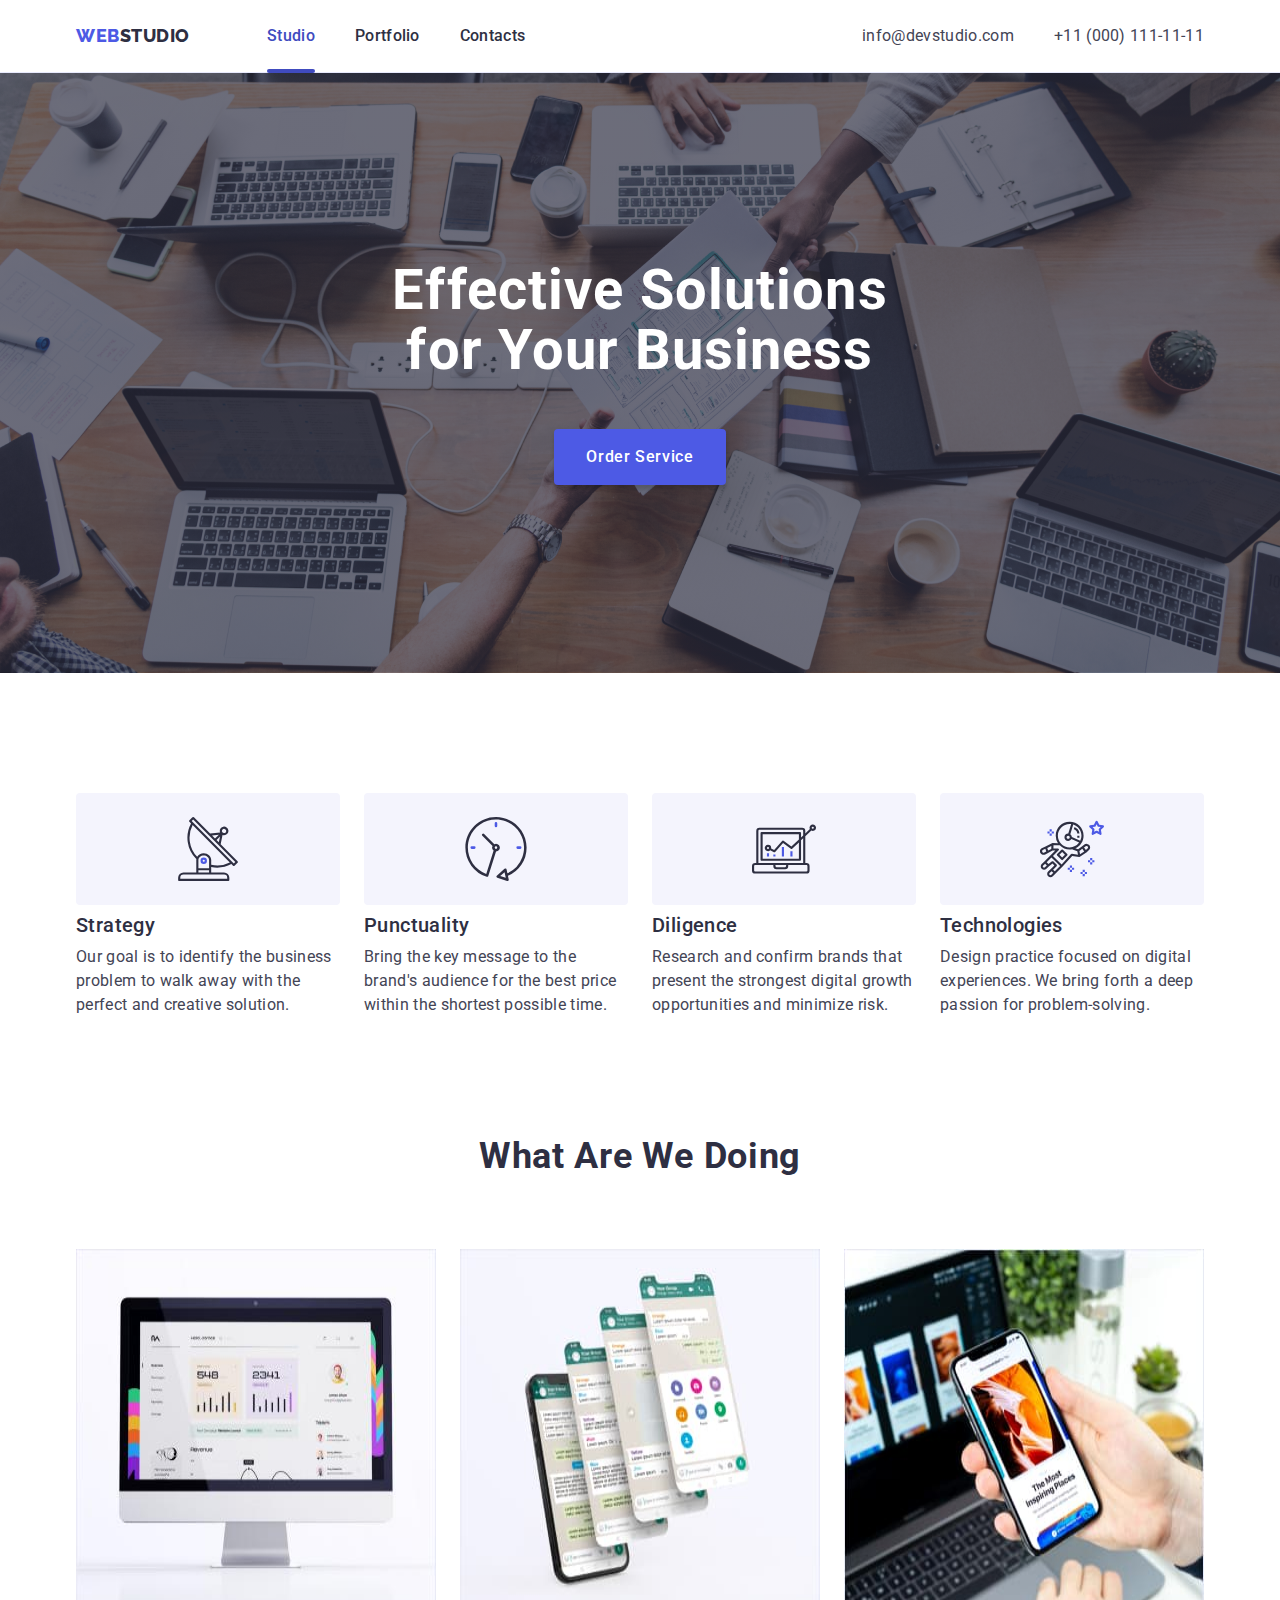
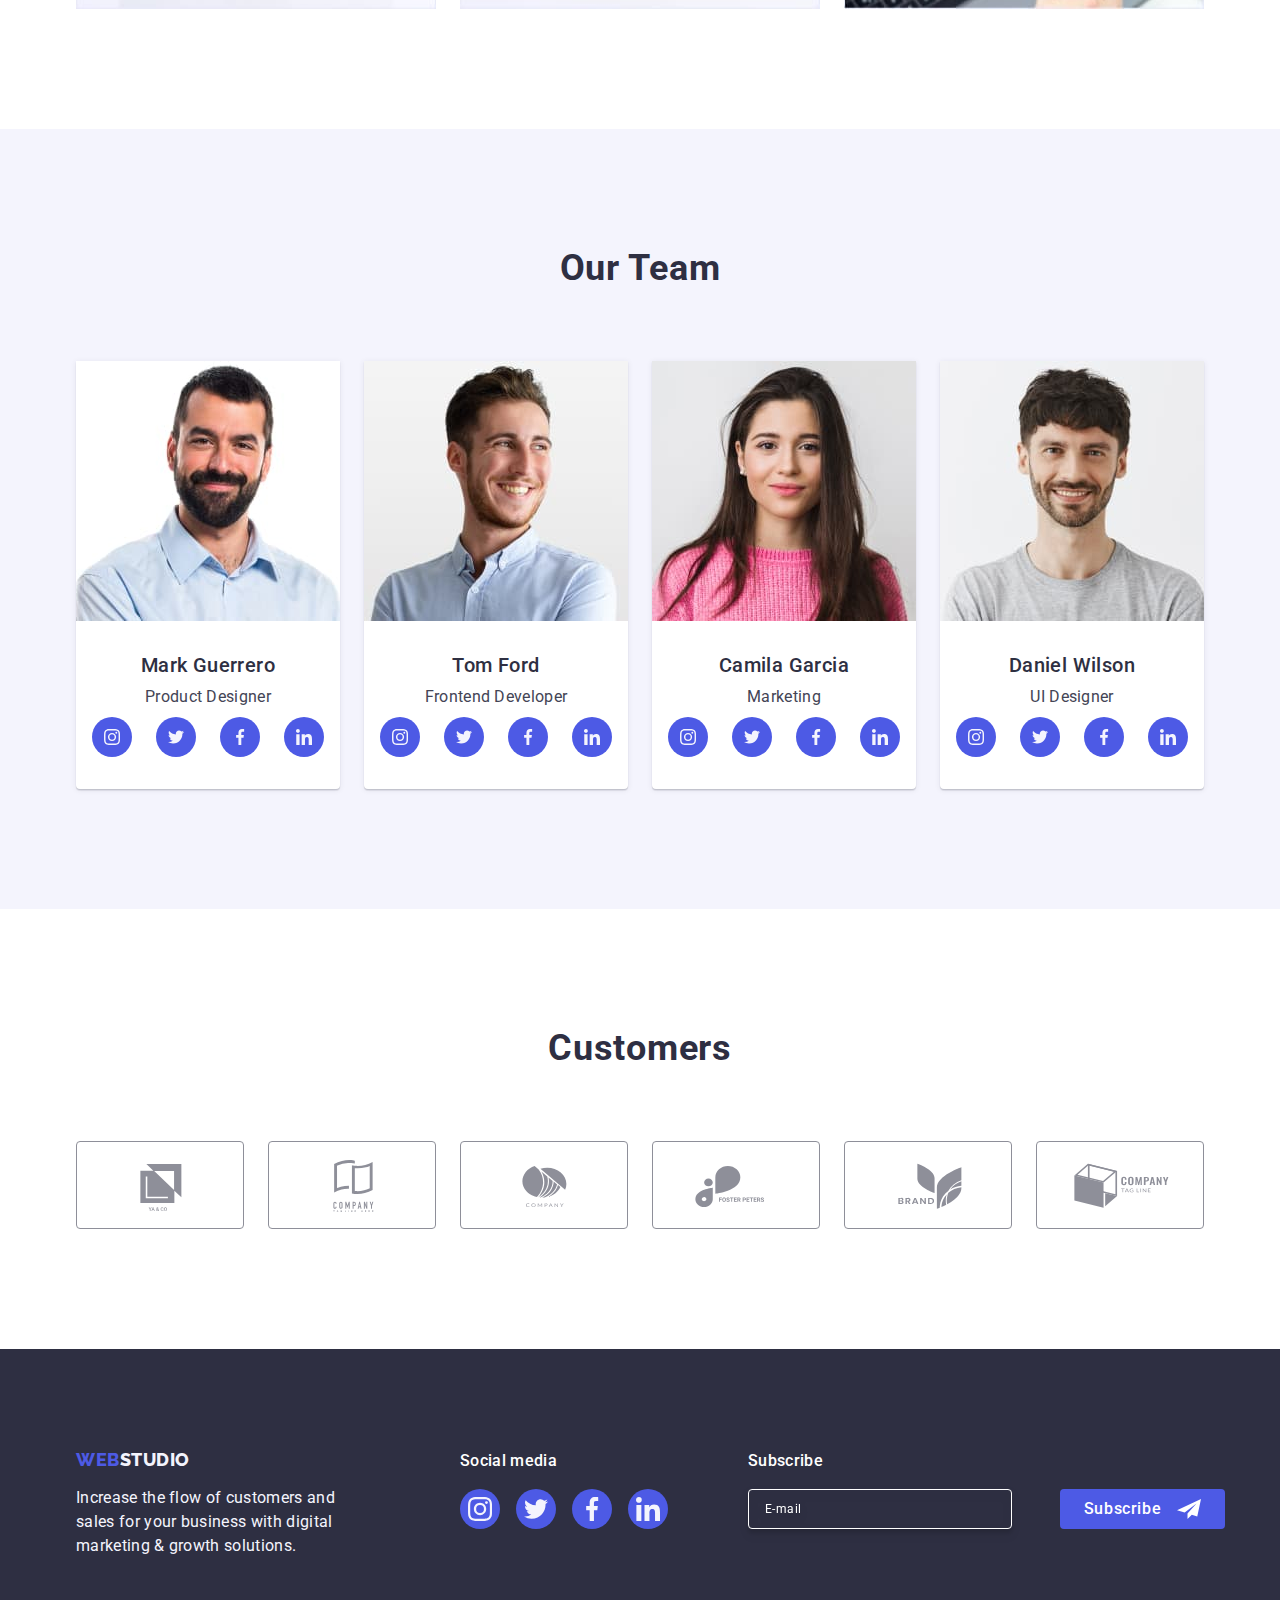
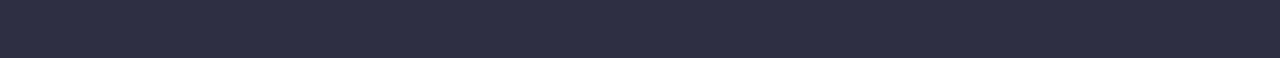
<file: index.html>
<!DOCTYPE html>
<html lang="en">
    <head>
        <meta charset="utf-8" />
        <meta name="description" content="Effective Solutions for Your Business" />
        <title>Effective Solutions for Your Business</title>
        <link rel="stylesheet" href="https://cdn.jsdelivr.net/npm/modern-normalize@2.0.0/modern-normalize.min.css"> 
        <link rel="stylesheet" href="./css/style.css" />
        <link rel="preconnect" href="https://fonts.googleapis.com">
        <link rel="preconnect" href="https://fonts.gstatic.com" crossorigin>
        <link href="https://fonts.googleapis.com/css2?family=Raleway:wght@800&family=Roboto:wght@400;500;700;900&display=swap" rel="stylesheet">
    </head>
    <body class="main-page">
        <header class="header">
            <div class="container">
                <nav class="nav">
                <a class="link logo" href="./index.html">Web<span class="logo-studio">Studio</span></a>
                <ul class="list">
                    <li><a class="nav link current" href="./index.html">Studio</a></li>
                    <li><a class="nav link" href="./portfolio.html">Portfolio</a></li>
                <li><a class="nav link" href="">Contacts</a></li>
                </ul>
            </nav>
            <address class="contacts">
                <ul class="list">
                    <li class="contact-item">
                <a class="link"  href="mailto:info@devstudio.com">info@devstudio.com</a><br />
                </li>
                <li class="contact-item">
                    <a class="link" href="tel:+110001111111">+11 (000) 111-11-11</a>
                </li>
                </ul>
            </address>
        </div>
         </header>
        <main>
            <section class="section-hero section">
                <div class="container">
            <h1 class="page-title">Effective Solutions
            for Your Business</h1>
            <button data-modal-open class="button" type="button">Order Service</button>
        </div>
            </section>
       
        <section class="section-offer section">
            <div class="container">
            <h2 class="visually-hidden">Our offer</h2>
            <ul class="list">
                <li class="item">
                    <div class="icon-top">
                    <svg class="icon" width="64" height="64">
                        <use href="./images/icons.svg#icon-antenna-1"></use>
                    </svg>
                </div>
            <h3 class="title">Strategy</h3>
            <p class="title-text">Our goal is to identify the business
            problem to walk away with the perfect and creative solution.</p>
            </li>
            <li class="item">
                  <div class="icon-top">
                    <svg class="icon" width="64" height="64">
                        <use href="./images/icons.svg#icon-clock-1"></use>
                    </svg>
                </div>
            <h3 class="title">Punctuality</h3>
            <p class="title-text">Bring the key message to the brand's audience for the best price within the shortest possible time.</p>
            </li>
            <li class="item">
                  <div class="icon-top">
                    <svg class="icon" width="64" height="64">
                        <use href="./images/icons.svg#icon-diagram-1"></use>
                    </svg>
                </div>
            <h3 class="title">Diligence</h3>
            <p class="title-text">Research and confirm brands that present the strongest digital growth opportunities and minimize risk.</p>
            </li>
            <li class="item">
                  <div class="icon-top">
                    <svg class="icon" width="64" height="64">
                        <use href="./images/icons.svg#icon-astronaut-1"></use>
                    </svg>
                </div>
            <h3 class="title">Technologies</h3>
            <p class="title-text">Design practice focused on digital experiences. We bring forth a deep passion for problem-solving.</p>
            </li>
            </ul>
        </div>
        </section>
        <section class="section-doing section">
            <div class="container">
            <h2 class="section-title">What are we doing</h2>
            <ul class="list">
                <li class="item">
            <img src="./images/section_2/Rectangle71.jpg" alt="personal_computer"
            width="360" height="360" />
            </li>
            <li class="item">
            <img src="./images/section_2/Rectangle71(1)(1).jpg" alt="phone"
            width="360" height="360"/>
            </li>
            <li class="item">
            <img src="./images/section_2/Rectangle71(1)(2).jpg" alt="phones"
            width="360" height="360" />
            </li>
            </ul>
        </div>
        </section>
        <section class="section-title-team section">
            <div class="container">
            <h2 class="title-team">Our Team</h2>
            <ul class="list">
                <li class="section-team-item">
                    <img src="./images/section_3/img(1).jpg" alt="Mark Guerrero"
                    width="264" height="260" />
                    <div class="cower-team">
                    <h3 class="title">Mark Guerrero</h3>
                    <p class="title-text">Product Designer</p>
                    <ul class="list">
                        <li class="item">
                            <a class="link-icon-soc" href="">
                                <svg class="icon-social" width="16" height="16">
                                    <use href="./images/icons.svg#icon-instagram-2"></use>
                                </svg>
                            </a>
                        </li>
                        <li class="item">
                            <a class="link-icon-soc" href="">
                                <svg class="icon-social" width="16" height="16">
                                    <use href="./images/icons.svg#icon-twitter-1"></use>
                                </svg>
                            </a>
                        </li>
                        <li class="item">
                            <a class="link-icon-soc" href="">
                                <svg class="icon-social" width="16" height="16">
                                    <use href="./images/icons.svg#icon-facebook-1"></use>
                                </svg>
                            </a>
                        </li>
                        <li class="item">
                            <a class="link-icon-soc" href="">
                                <svg class="icon-social" width="16" height="16">
                                    <use href="./images/icons.svg#icon-linkedin-1"></use>
                                </svg>
                            </a>
                        </li>
                    </ul>
                </div>
                </li>
                <li class="section-team-item">
                    <img src="./images/section_3/img(2).jpg" alt="Tom Ford"
                     width="264" height="260" />
                     <div class="cower-team">
                     <h3 class="title">Tom Ford</h3>
                     <p class="title-text">Frontend Developer</p>
                     <ul class="list">
                        <li class="item">
                            <a class="link-icon-soc" href="">
                                <svg class="icon-social" width="16" height="16">
                                    <use href="./images/icons.svg#icon-instagram-2"></use>
                                </svg>
                            </a>
                        </li>
                        <li class="item">
                            <a class="link-icon-soc" href="">

                                <svg class="icon-social" width="16" height="16">
                                    <use href="./images/icons.svg#icon-twitter-1"></use>
                                </svg>
                            </a>
                        </li>
                        <li class="item">
                            <a class="link-icon-soc" href="">
                                <svg class="icon-social" width="16" height="16">
                                    <use href="./images/icons.svg#icon-facebook-1"></use>
                                </svg>
                            </a>
                        </li>
                        <li class="item">
                            <a class="link-icon-soc" href="">
                                <svg class="icon-social" width="16" height="16">
                                    <use href="./images/icons.svg#icon-linkedin-1"></use>
                                </svg>
                            </a>
                        </li>
                    </ul>
                    </div>
                </li>
                <li class="section-team-item">
                    <img src="./images/section_3/img(3).jpg" alt="Camila Garcia"
                     width="264" height="260" />
                     <div class="cower-team">
                     <h3 class="title">Camila Garcia</h3>
                     <p class="title-text">Marketing</p>
                     <ul class="list">
                        <li class="item">
                            <a class="link-icon-soc" href="">
                                <svg class="icon-social" width="16" height="16">
                                    <use href="./images/icons.svg#icon-instagram-2"></use>
                                </svg>
                            </a>
                        </li>
                        <li class="item">
                            <a class="link-icon-soc" href="">
                                <svg class="icon-social" width="16" height="16">
                                    <use href="./images/icons.svg#icon-twitter-1"></use>
                                </svg>
                            </a>
                        </li>
                        <li class="item">
                            <a class="link-icon-soc" href="">
                                <svg class="icon-social" width="16" height="16">
                                    <use href="./images/icons.svg#icon-facebook-1"></use>
                                </svg>
                            </a>
                        </li>
                        <li class="item">
                            <a class="link-icon-soc" href="">
                                <svg class="icon-social" width="16" height="16">
                                    <use href="./images/icons.svg#icon-linkedin-1"></use>
                                </svg>
                            </a>
                        </li>
                    </ul>
                    </div>
                </li>
                <li class="section-team-item">
                    <img src="./images/section_3/img(4).jpg" alt="Daniel Wilson"
                     width="264" height="260" />
                     <div class="cower-team">
                     <h3 class="title">Daniel Wilson</h3>
                     <p class="title-text">UI Designer</p>
                     <ul class="list">
                        <li class="item">
                            <a class="link-icon-soc" href="">
                                <svg class="icon-social" width="16" height="16">
                                    <use href="./images/icons.svg#icon-instagram-2"></use>
                                </svg>
                            </a>
                        </li>
                        <li class="item">
                            <a class="link-icon-soc" href="">
                                <svg class="icon-social" width="16" height="16">
                                    <use href="./images/icons.svg#icon-twitter-1"></use>
                                </svg>
                            </a>
                        </li>
                        <li class="item">
                            <a class="link-icon-soc" href="">
                                <svg class="icon-social" width="16" height="16">
                                    <use href="./images/icons.svg#icon-facebook-1"></use>
                                </svg>
                            </a>
                        </li>
                        <li class="item">
                            <a class="link-icon-soc" href="">
                                <svg class="icon-social" width="16" height="16">
                                    <use href="./images/icons.svg#icon-linkedin-1"></use>
                                </svg>
                            </a>
                        </li>
                    </ul>
                    </div>
                </li>
            </ul>
        </div>
        </section>
        <section class="customers">
            <div class="container">
                <h2 class="title">Customers</h2>
                <ul class="list">
                    <li class="item">
                        <a class="icon-top"  href="">
                    <svg class="icon" width="104" height="56">
                        <use href="./images/icons.svg#icon-Logo"></use>
                    </svg>
            </a>
                    </li>
                    <li class="item">
                        <a class="icon-top"  href="">
                    <svg class="icon" width="104" height="56">
                        <use href="./images/icons.svg#icon-Logo-1"></use>
                    </svg>
            </a>
                    </li>
                    <li class="item">
                        <a class="icon-top" href="">

                    <svg class="icon" width="104" height="56">
                        <use href="./images/icons.svg#icon-Logo-2"></use>
                    </svg>
            </a>
                    </li>
                    <li class="item">
                        <a class="icon-top" href="">
                    <svg class="icon" width="104" height="56">
                        <use href="./images/icons.svg#icon-Logo-3"></use>
                    </svg>
            </a>
                    </li>
                    <li class="item">
                        <a class="icon-top" href="">
                    <svg class="icon" width="104" height="56">
                        <use href="./images/icons.svg#icon-Logo-4"></use>
                    </svg>
            </a>
                    </li>
                    <li class="item">
                        <a class="icon-top" href="">
                    <svg class="icon" width="104" height="56">
                        <use href="./images/icons.svg#icon-Logo-5"></use>
                    </svg>
            </a>
                    </li>
                </ul>
            </div>
        </section>
        </main>
        <footer class="footer">
            <div class="footer-section container">
           <div class="footer-text">     
        <a class="link" href="./index.html">Web<span class="logo-studio-footer">Studio</span></a>
          <p class="title-text">Increase the flow of customers and sales for your business with digital marketing & growth solutions.</p>
        </div>
        <div class="social">
            <p class="text">Social media</p>
            <ul class="list">
                <li class="item">
                              <a class="icon-soc" href="">
                    <svg class="icon" width="24" height="24">
                        <use href="./images/icons.svg#icon-instagram-2"></use>
                    </svg>
            </a>
                </li>
                <li class="item">
                              <a class="icon-soc" href="">
                        <svg class="icon" width="24" height="24">
                        <use href="./images/icons.svg#icon-twitter-1"></use>
                    </svg>
            </a>
                </li>
                <li class="item">
                              <a class="icon-soc" href="">
                    <svg class="icon" width="24" height="24">
                        <use href="./images/icons.svg#icon-facebook-1"></use>
                    </svg>
            </a>
                </li>
                <li class="item">
                              <a class="icon-soc" href="">
                    <svg class="icon" width="24" height="24">
                        <use href="./images/icons.svg#icon-linkedin-1"></use>
                    </svg>
            </a>
                </li>
            </ul>
        </div>
        <div class="subscribe">
            <p class="form-text">Subscribe</p>
        <form class="form-subscribe">
            <label class="form-label">
              <input class="input-sub" type="email" name="email" placeholder="E-mail" />
            </label>
          <button class="button" type="submit">Subscribe
            <svg class="icon-subscribe" width="24" height="24">
                <use href="./images/icons.svg#icomoon-ignore"></use>
            </svg>
          </button>
        </form>
    </div>
            </div>
        </footer>
            <div class="backdrop is-hidden" data-modal>
                <div class="modal">
                    <button data-modal-close type="button" class="modal-button">
                        <svg class="item-modal" width="8" height="8">
                            <use href="./images/icons.svg#icon-close-black-18dp-2-1-1"></use>
                        </svg>
                    </button>
                    <p class="modal-header">Leave your contacts and we will call you back</p>
                    <form class="modal-form">
                        <div class="modal-item">
                        <label for="user-name" class="modal-label">
                            Name
                            </label>
                            <div class="input-modal">
                            <input id="user-name" class="modal-input" type="text" name="user-name" required /> 
                            <svg class="modal-icon" width="18" height="24">
                                <use href="./images/icons.svg#icon-person-black-18dp-1"></use>
                            </svg>
                            </div>
                            </div>
                        <div class="modal-item">
                        <label for="user-tel" class="modal-label">
                            Phone
                            </label>
                            <div class="input-modal">
                            <input id="user-tel" class="modal-input" type="tel" name="user-tel" required />
                            <svg class="modal-icon" width="18" height="24">
                                <use href="./images/icons.svg#icon-phone-black-18dp-1"></use>
                            </svg>
                            </div>
                            </div>
                        <div class="modal-item">
                        <label for="user-email" class="modal-label">
                            Email
                            </label>
                            <div class="input-modal">
                            <input id="user-email" class="modal-input" type="email" name="user-email" />
                            <svg class="modal-icon" width="18" height="24">
                                <use href="./images/icons.svg#icon-email-black-18dp-1"></use>
                            </svg>
                            </div>
                            </div>
                            <div class="modal-textarea">
                        <label for="user-comment" class="modal-label">
                            Comment
                            </label>
                            <textarea id="user-comment" class="input-text" name="user-comment" rows="10"  placeholder="Text input"></textarea>
                        </div>
                        <div class="user-accept">
                            <input class="user-policy visually-hidden" id="user-privacy" type="checkbox" name="user-privacy" value="true" />
                            <label class="text-policy" for="user-privacy">
                                <span class="modal-icon-accept">
                                    <svg class="icon-accept" width="10" height="8">
                                        <use href="./images/icons.svg#icon-Vector"></use>
                                    </svg>
                                </span>I accept the terms and conditions of the <a class="link-policy" href="">Privacy Policy</a>
                            </label>
                            
                          
                            </div>
                            <button class="button" type="submit">Send</button>
                    </form>
                </div>
                </div>
        <script src="./js/modal.js"></script>
    </body>
</html>
</file>
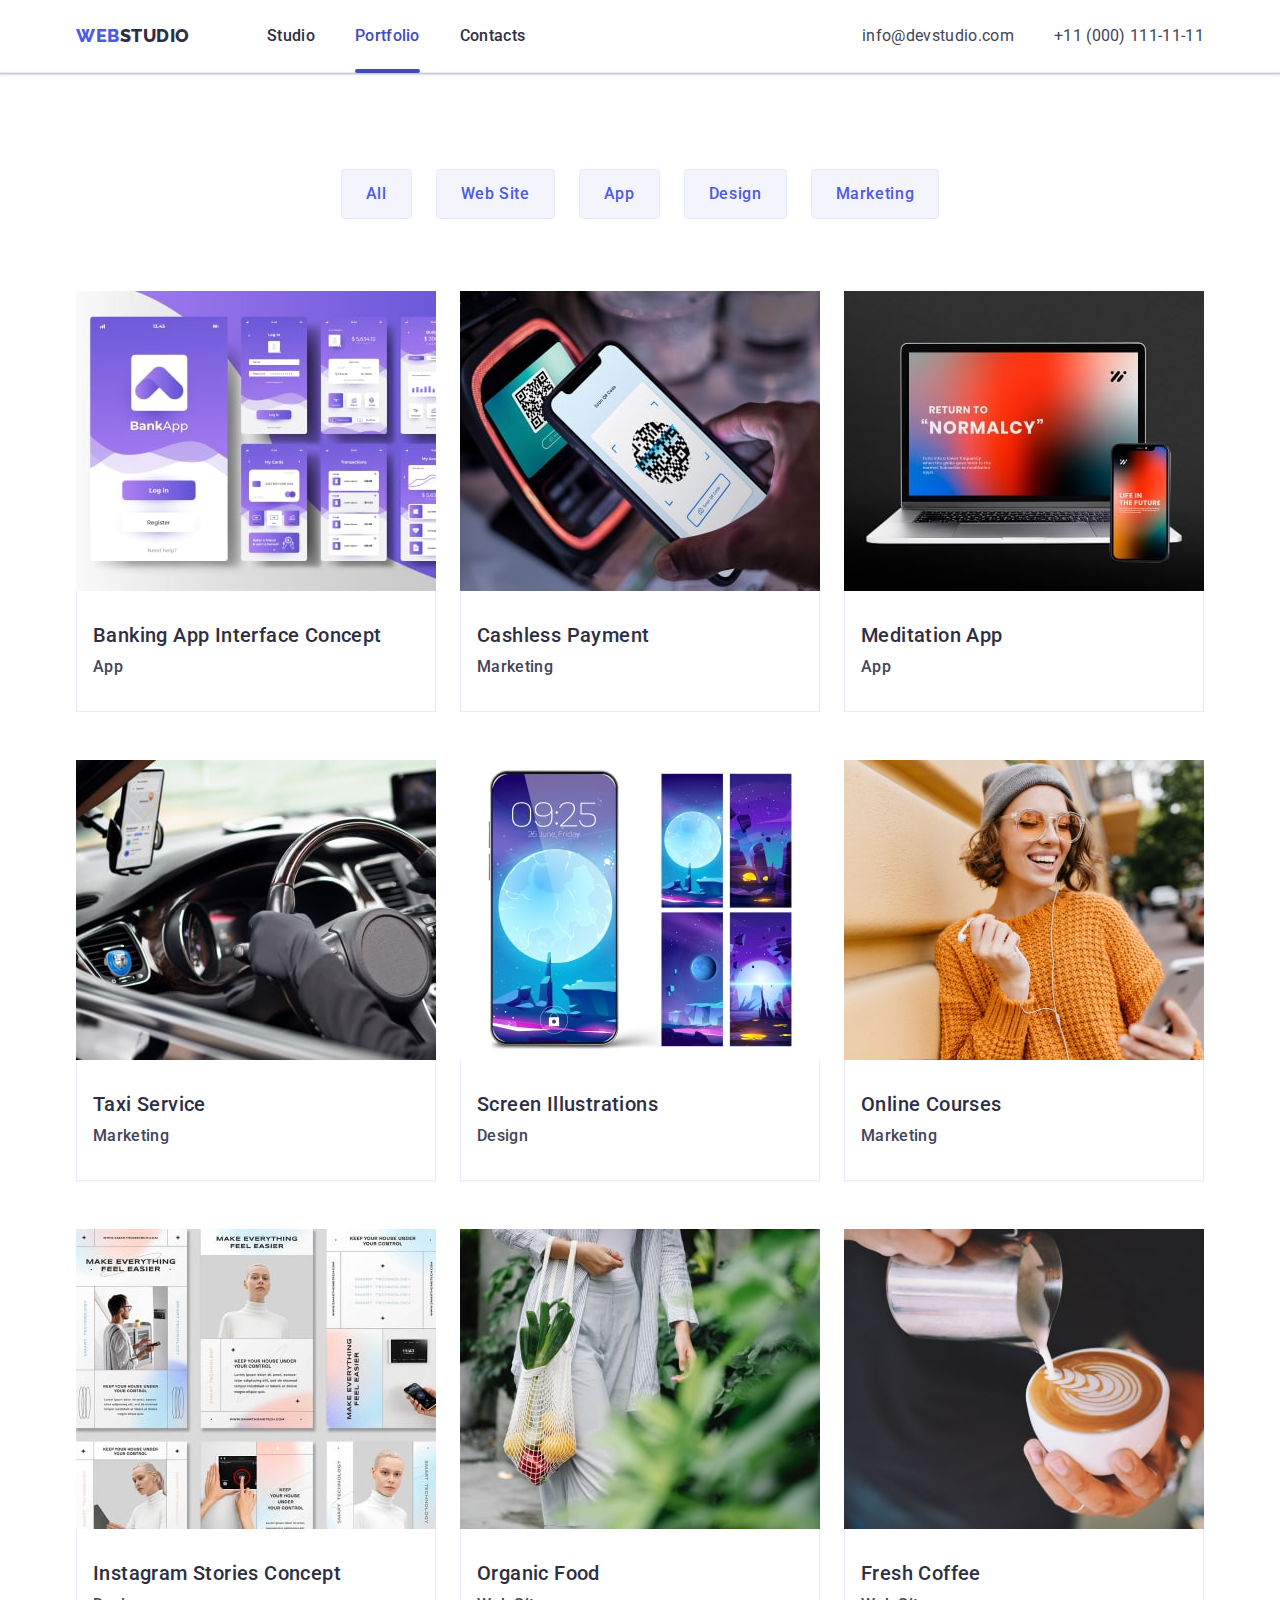
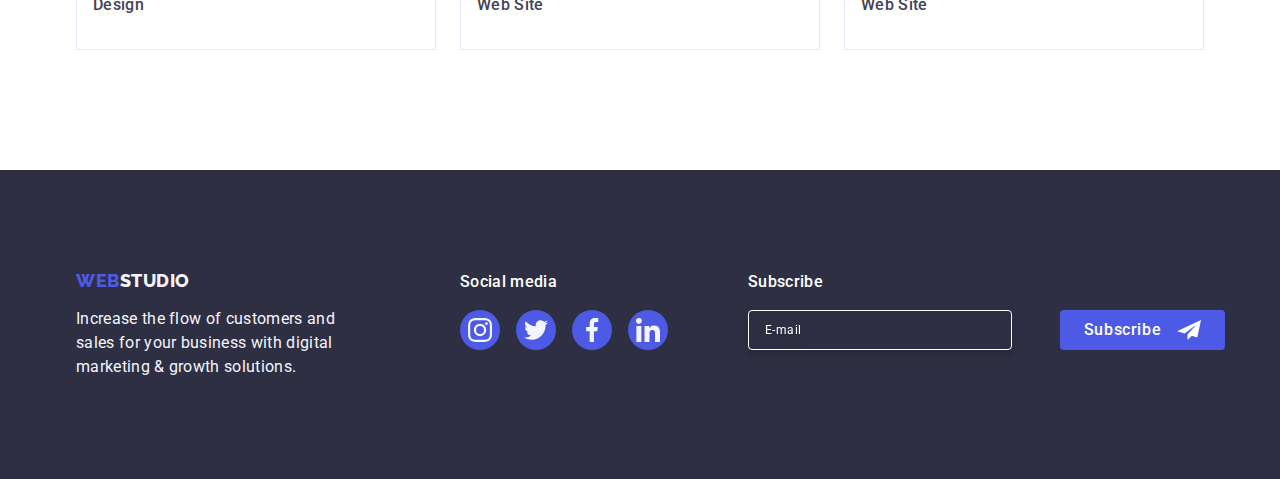
<file: portfolio.html>
<!DOCTYPE html>
<html lang="en">
<head>
    <meta charset="UTF-8">
    <meta name="description" content="Effective Solutions for Your Business">
    <title>Portfolio</title>
    <link rel="stylesheet" href="https://cdn.jsdelivr.net/npm/modern-normalize@2.0.0/modern-normalize.min.css">
    <link rel="stylesheet" href="./css/style.css" />
    <link rel="preconnect" href="https://fonts.googleapis.com">
    <link rel="preconnect" href="https://fonts.gstatic.com" crossorigin>
    <link href="https://fonts.googleapis.com/css2?family=Raleway:wght@800&family=Roboto:wght@400;500;700;900&display=swap" rel="stylesheet">
</head>
<body class="main-page" id="portfolio">
    <header class="header">
        <div class="container">
            <nav class="nav">
            <a class="link logo" href="./index.html">Web<span class="logo-studio">Studio</span></a>
            <ul class="list">
                <li><a class="nav link" href="./index.html">Studio</a></li>
                <li><a class="nav link current" href="./portfolio.html">Portfolio</a></li>
            <li><a class="nav link" href="">Contacts</a></li>
            </ul>
        </nav>
        <address class="contacts">
            <ul class="list">
                <li class="contact-item">
            <a class="link"  href="mailto:info@devstudio.com">info@devstudio.com</a><br />
            </li>
            <li class="contact-item">
                <a class="link" href="tel:+110001111111">+11 (000) 111-11-11</a>
            </li>
            </ul>
        </address>
    </div>
     </header>
         <main>
            <section class="section-portfolio section">
                <div class="container">
            <h1 class="visually-hidden">Lorem ipsum dolor, sit amet consectetur adipisicing elit.</h1>
            <ul class="list filter">
                <li class="item"><button class="button" type="button">All</button></li>
                <li class="item"><button class="button" type="button">Web Site</button></li>
                <li class="item"><button class="button" type="button">App</button></li>
                <li class="item"><button class="button" type="button">Design</button></li>
                <li class="item"><button class="button" type="button">Marketing</button></li>
            </ul>
            <ul class="list portfolio">
                <li class="item">
                    <a class="link" href="">
                    <div class="box-imag"><img src="./images/portfolio/img1-min.jpg" alt="applications" width="360" height="300">
                        <p class="text-overlay">14 Stylish and User-Friendly App Design Concepts · Task Manager App · Calorie Tracker App · Exotic Fruit Ecommerce App · Cloud Storage App</p>
                </div>
                    <div class="card">
                    <h2 class="title">Banking App Interface Concept</h2>
                    <p class="title-text">App</p>
                </div>
                    </a>
                </li>
                <li class="item">
                    <a class="link" href="">
                        <div class="box-imag"><img src="./images/portfolio/img2-min.jpg" alt="qr code" width="360" height="300">
                                <p class="text-overlay">14 Stylish and User-Friendly App Design Concepts · Task Manager App · Calorie Tracker App · Exotic Fruit Ecommerce App · Cloud Storage App</p>
                        </div>
                    <div class="card">
                    <h2 class="title">Cashless Payment</h2>
                    <p class="title-text">Marketing</p>
                </div>
                    </a>
                </li>
                <li class="item">
                    <a class="link" href="">
                    <div class="box-imag"><img src="./images/portfolio/img3-min.jpg" alt="phone and pk apps" width="360" height="300">
                            <p class="text-overlay">14 Stylish and User-Friendly App Design Concepts · Task Manager App · Calorie Tracker App · Exotic Fruit Ecommerce App · Cloud Storage App</p>
                    </div>
                    <div class="card">
                    <h2 class="title">Meditation App</h2>
                    <p class="title-text">App</p>
                </div>
                </a>
                </li>
                <li class="item">
                    <a class="link" href="">
                    <div class="box-imag"><img src="./images/portfolio/img4-min.jpg" alt="phone in a auto" width="360" height="300">
                            <p class="text-overlay">14 Stylish and User-Friendly App Design Concepts · Task Manager App · Calorie Tracker App · Exotic Fruit Ecommerce App · Cloud Storage App</p>
                        </div>
                    <div class="card">
                    <h2 class="title">Taxi Service</h2>
                    <p class="title-text">Marketing</p>
                </div>
                    </a>
                </li>
                <li class="item">
                    <a class="link" href="">
                    <div class="box-imag"><img class="link" src="./images/portfolio/img5-min.jpg" alt="phone screen" width="360" height="300">
                            <p class="text-overlay">14 Stylish and User-Friendly App Design Concepts · Task Manager App · Calorie Tracker App · Exotic Fruit Ecommerce App · Cloud Storage App</p>
                    </div>
                    <div class="card">
                    <h2 class="title">Screen Illustrations</h2>
                    <p class="title-text">Design</p>
                </div>
                </a>
                </li>
                <li class="item">
                    <a class="link" href="">
                    <div class="box-imag"><img src="./images/portfolio/img6-min.jpg" alt="girl and phone" width="360" height="300">
                            <p class="text-overlay">14 Stylish and User-Friendly App Design Concepts · Task Manager App · Calorie Tracker App · Exotic Fruit Ecommerce App · Cloud Storage App</p>
                        </div>
                    <div class="card">
                    <h2 class="title">Online Courses</h2>
                    <p class="title-text">Marketing</p>
                </div>
                </a>
                </li>
                <li class="item">
                    <a class="link" href="">
                    <div class="box-imag"><img src="./images/portfolio/img7-min.jpg" alt="social network instagram" width="360" height="300">
                            <p class="text-overlay">14 Stylish and User-Friendly App Design Concepts · Task Manager App · Calorie Tracker App · Exotic Fruit Ecommerce App · Cloud Storage App</p>
                        </div>
                    <div class="card">
                    <h2 class="title">Instagram Stories Concept</h2>
                    <p class="title-text">Design</p>
                </div>
                </a>
                </li>
                <li class="item">
                    <a class="link" href="">
                    <div class="box-imag"><img src="./images/portfolio/img8-min.jpg" alt="fruit and vegetables" width="360" height="300">
                            <p class="text-overlay">14 Stylish and User-Friendly App Design Concepts · Task Manager App · Calorie Tracker App · Exotic Fruit Ecommerce App · Cloud Storage App</p>
                        </div>
                    <div class="card">
                    <h2 class="title">Organic Food</h2>
                    <p class="title-text">Web Site</p>
                </div>
                    </a>
                </li>
                <li class="item">
                    <a class="link" href="">
                    <div class="box-imag"><img src="./images/portfolio/img9-min.jpg" alt="nice capuchino" width="360" height="300">
                            <p class="text-overlay">14 Stylish and User-Friendly App Design Concepts · Task Manager App · Calorie Tracker App · Exotic Fruit Ecommerce App · Cloud Storage App</p>
                        </div>
                    <div class="card">
                    <h2 class="title">Fresh Coffee</h2>
                    <p class="title-text">Web Site</p>
                </div>
                    </a>
                </li>
            </ul>
        </div>
        </section>
                </main>
                <footer class="footer">
                    <div class="footer-section container">
                   <div class="footer-text">     
                <a class="link" href="./index.html">Web<span class="logo-studio-footer">Studio</span></a>
                  <p class="title-text">Increase the flow of customers and sales for your business with digital marketing & growth solutions.</p>
                </div>
                <div class="social">
                    <p class="text">Social media</p>
                    <ul class="list">
                        <li class="item">
                                      <a class="icon-soc" href="">
                            <svg class="icon" width="24" height="24">
                                <use href="./images/icons.svg#icon-instagram-2"></use>
                            </svg>
                    </a>
                        </li>
                        <li class="item">
                                      <a class="icon-soc" href="">
                                <svg class="icon" width="24" height="24">
                                <use href="./images/icons.svg#icon-twitter-1"></use>
                            </svg>
                    </a>
                        </li>
                        <li class="item">
                                      <a class="icon-soc" href="">
                            <svg class="icon" width="24" height="24">
                                <use href="./images/icons.svg#icon-facebook-1"></use>
                            </svg>
                    </a>
                        </li>
                        <li class="item">
                                      <a class="icon-soc" href="">
                            <svg class="icon" width="24" height="24">
                                <use href="./images/icons.svg#icon-linkedin-1"></use>
                            </svg>
                    </a>
                        </li>
                    </ul>
                </div>
                <div class="subscribe">
                    <p class="form-text">Subscribe</p>
                    <form class="form-subscribe">
                        <label class="form-label">
                            <input class="input-sub" type="email" name="email" placeholder="E-mail" />
                        </label>
                        <button class="button" type="submit">Subscribe
                            <svg class="icon-subscribe" width="24" height="24">
                                <use href="./images/icons.svg#icomoon-ignore"></use>
                            </svg>
                        </button>
                    </form>
                </div>
                    </div>
                </footer>
</body>
</html>
</file>
<file: css/style.css>
body {
    font-family: var(--primary-font);
    color: var(--primary-color-slate, #434455);
    background-color: var(--background-color-white);
    
}
:root {
    --primary-font: "Roboto", sans-serif;
    --primary-color-slate: #434455;
    --background-color-white: #FFFFFF;
    --primary-text-color: #2E2F42;
    --active-text-color: #404BBF;
    --color-logo: #4d5ae5;
    --backgroung-color-onesect:  #2e2f42;
    --color-text-onesect:  #FFFFFF;
    --color-text-footer: #F4F4FD;
    --cornflower: #E7E9FC;
    --section-customers-icon: #8E8F99;
    --icon-footer-hover: #31D0AA;
    --navyblue-modal: #2E2F42;
}
h1, h2, h3, h4, h5, h6, p {
	margin-top: 0;
	margin-bottom: 0;
}

ul {
	margin-top: 0;
	margin-bottom: 0;
	padding-left: 0;
}
img {
    display: block;
    max-width: 100%;
}
main {
    flex-grow: 1;
}
.container {
    margin: 0 auto;
    width: 1158px;
    padding-left: 15px;
    padding-right: 15px;
}

.visually-hidden {
    position: absolute;
    width: 1px;
    height: 1px;
    margin: -1px;
    border: 0;
    padding: 0;
    white-space: nowrap;
    clip-path: inset(100%);
    clip: rect(0 0 0 0);
    overflow: hidden;
    }
  
 

.list{
    list-style: none;
}

/*-------------------HEADER--------------------*/
header .container {
    display: flex;
    justify-content: space-between;
    }
    .header {
        box-shadow: 0px 2px 1px rgba(46, 47, 66, 0.08), 0px 1px 1px rgba(46, 47, 66, 0.16), 0px 1px 6px rgba(46, 47, 66, 0.08);
    }
    .nav {
        display: flex;
    align-items: center;
    } 
    header {
        border-bottom: 1px solid var(--cornflower, #E7E9FC);
    }
  
    .nav .list {
        display: flex;
        gap: 40px;
        width: 261px;
        align-items: flex-start;
        
    }
     .list .nav {
        padding-top: 24px;
        padding-bottom: 24px;
       

    }
     .header .list .current {
        position: relative;
        color: var(--active-text-color); 
        display: flex;
        
    }
        
    
     .current::after {
        content: "";
        width: 100%;
        height: 2px;
        background-color: var(--active-text-color);
        position: absolute;
        left: 0;
        bottom: -1px;
        height: 4px;
        border-radius: 2px;
       
    }
      
 
     .contacts  {
        display: flex;
        align-items: center;
    }
    .contacts .list {
        display: flex;
        gap: 40px;
    }
    
    
     .list .link {
        font-family: var(--primary-font);
        color: var(--primary-text-color);
        text-decoration: none;
        text-transform: none;
        font-size: 16px;
    font-weight: 500;
    line-height: 1.5;
    letter-spacing: 0.02em;
    transition: color 250ms cubic-bezier(0.4, 0, 0.2, 1);
    }
    .logo {
        font-family: "Raleway", sans-serif;
        color: var(--color-logo);
        font-size: 18px;
    font-weight: 800;
    line-height: 1.17;
    letter-spacing:  0.03em;
    text-transform: uppercase;
    text-decoration: none;
    width: 115px;
    height: 24px;
    margin-right: 76px;
    align-items: center;
    display: flex;
    
    
    
    }
    .main-page .logo-studio {
        color: var( --primary-text-color);
    
    }
    
    .list .link:focus,
    .list .link:hover {
        color: var(--active-text-color);
    }
    
    .contacts {
        font-style: normal;
    }
    .contacts .list .link {
        font-family: var(--primary-font);
        color: var(--primary-color-slate);
        text-transform: none;
        font-weight: 400;
        font-size: 16px;
    line-height: 1.5;
    letter-spacing: 0.02em;
    transition: color 250ms cubic-bezier(0.4, 0, 0.2, 1);
    }
    .contacts .list .link:focus,
    .contacts .list .link:hover {
        color: var(--active-text-color);
    }
/*----------------------------------HERO-----------------------*/
.section-hero {
    background-color: var(--backgroung-color-onesect);
    background-image: linear-gradient(to bottom, rgba(46, 47, 66, 0.70), rgba(46, 47, 66, 0.70)), url(../images/background-hero.jpg);
    background-repeat: no-repeat;
    background-size: cover;
    background-position: center center;
    text-align: center;
    font-family: "Roboto", sans-serif;
    padding: 188px 0;
    max-width: 1440px;
}
.page-title {
    font-family: "Roboto", sans-serif;
    font-size: 56px;
    letter-spacing: 0.02em;
    line-height: 1.07;
    color: var(--color-text-onesect);
    text-align: center;
    max-width: 496px;
    box-sizing: border-box;
    margin-right: auto;
    margin-left: auto;
    margin-bottom: 48px;
    

}
.section-hero .button {
    color:#FFF;
    cursor: pointer;
background: var(--color-logo);
font-family: "Roboto", sans-serif;
font-size: 16px;
font-weight: 500;
line-height: 1.5;
letter-spacing: 0.04em;
margin: 0 auto;
display: block;
padding: 16px 32px;
border-radius: 4px;
box-shadow: 0px 4px 4px 0px rgba(0, 0, 0, 0.15);
min-width: 169px;
height: 56px;
border: none;
transition: background-color 250ms cubic-bezier(0.4, 0, 0.2, 1);
}
.section-hero .button:hover,
.section-hero .button:focus {
    background-color: var(--active-text-color);
}



/*-------------------------------------MODAL WINDOW----------------------*/
.backdrop {
    border-radius: 4px;
    background-color: rgba(46, 47, 66, 0.40);
flex-shrink: 0;
width: 100vw;
height: 100%;
padding: 80px 516px 13px 516px;
position: fixed;
top: 0;
left: 0;
opacity: 1;
visibility: visible;
pointer-events: auto;
transition: opacity 250ms cubic-bezier(0.4, 0, 0.2, 1), visibility 250ms cubic-bezier(0.4, 0, 0.2, 1);
}
 .is-hidden {
    visibility: hidden;
    opacity: 0;
    pointer-events: none;
}
.modal {
    padding: 72px 24px 24px 24px;
background:  #FCFCFC;
box-shadow: 0px 2px 1px 0px rgba(0, 0, 0, 0.20), 0px 1px 3px 0px rgba(0, 0, 0, 0.12), 0px 1px 1px 0px rgba(0, 0, 0, 0.14);
min-height: 584px;
width: 408px;
flex-shrink: 0;
position: absolute;
top: 50%;
left: 50%;
transform: translate(-50%, -50%) scale(1);
transition: transform 250ms cubic-bezier(0.4, 0, 0.2, 1);
}
.modal-header {
    color: var(--primary-text-color);
        text-align: center;
        font-family: var(--primary-font);
        font-size: 16px;
        font-weight: 500;
        line-height: 1.5;
        letter-spacing: 0.02em;
        margin-bottom: 16px;
}
.modal-item {
    margin-bottom: 8px;
}
.item-modal {
    fill: var(--backgroung-color-onesect);
    transition: fill 250ms cubic-bezier(0.4, 0, 0.2, 1);
}
.modal-button {
    position: absolute;
    top: 24px;
    right: 24px;
    display: flex;
    align-items: center;
    justify-content: center;
    width: 24px;
    height: 24px;
    border-radius: 50%;
    background-color: #E7E9FC;
    border: 1px solid rgba(0, 0, 0, 0.10);
    padding: 0;
    cursor: pointer;
    transition: background-color 250ms cubic-bezier(0.4, 0, 0.2, 1), border 250ms cubic-bezier(0.4, 0, 0.2, 1);
}
.modal-button:hover .item-modal,
.modal-button:focus .item-modal {
    fill: #ffffff;
}
.modal-button:hover,
.modal-button:focus {
    background-color: #404BBF;
    border: none;
}
.modal-form, .modal-label {
    display: flex;
    flex-direction: column;
}

.modal-label {
    display: block;
    margin-bottom: 4px;
    color: var(--section-customers-icon);
        font-family: var(--primary-font);
        font-size: 12px;
        font-weight: 400;
        line-height: 1.17;
        letter-spacing: 0.04em;
}
.modal-input {
    border-radius: 4px;
    border: 1px solid  rgba(46, 47, 66, 0.40);
    border-color: rgba(46, 47, 66, 0.40);
    font-size: 16px;
    color: inherit;
    font-family: inherit;
    background-color: transparent;
    padding-left: 38px;
    width: 100%;
    height: 40px;
    transition: border-color 250ms cubic-bezier(0.4, 0, 0.2, 1);
    outline: transparent;
}
.input-modal {
    position: relative;
    
}

.input-modal .modal-icon {
    position: absolute;
    left: 16px;
    top: 50%;
    transform: translateY(-50%);
    fill: var(--navyblue-modal);
    transition: fill 250ms cubic-bezier(0.4, 0, 0.2, 1);
}
.modal-input:hover,
.modal-input:focus {
    border-color: var(--color-logo);
}
.modal-input:hover + .modal-icon,
.modal-input:focus + .modal-icon {
    fill: var(--color-logo);
}
.modal-textarea {
    margin-bottom: 16px;
}
.input-text::placeholder {
        color:  rgba(46, 47, 66, 0.40);
        font-family: inherit;
        font-size: 12px;
        font-weight: 400;
        line-height: 1.17;
        letter-spacing: 0.04em;
}
.input-text {
    font-size: 12px;
    line-height: 1.17;
    letter-spacing: 0.04em;
    color: rgba(46, 47, 66, 0.4);
     border-radius: 4px;
     border: 1px solid  rgba(46, 47, 66, 0.40);
     border-color: rgba(46, 47, 66, 0.40);
     background-color: transparent;
     width: 100%;
     height: 120px;
    padding: 8px 16px;
     transition: border-color 250ms cubic-bezier(0.4, 0, 0.2, 1);
     outline: transparent;
    resize: none;
}
.input-text:hover,
.input-text:focus {
    border-color: var(--color-logo);
}
.modal-form .button {
        color: #FFF;
            cursor: pointer;
            background: var(--color-logo);
            font-family: "Roboto", sans-serif;
            font-size: 16px;
            font-weight: 500;
            line-height: 1.5;
            letter-spacing: 0.04em;
            margin: 0 auto;
            display: block;
            padding: 16px 32px;
            border-radius: 4px;
            box-shadow: 0px 4px 4px 0px rgba(0, 0, 0, 0.15);
            min-width: 169px;
            height: 56px;
            border: none;
            transition: background-color 250ms cubic-bezier(0.4, 0, 0.2, 1);
}
.modal-form .button:hover,
.modal-form .button:focus {
    background-color: var(--active-text-color);
}
.link-policy {
    color: var(--color-logo);
        font-family: inherit;
        font-size: 12px;
        font-weight: 400;
        line-height: 1.3;
        letter-spacing: 0.04em;
        text-decoration-line: underline;
       
}
.user-accept {
    margin-bottom: 24px;
}
.modal-icon-accept {
    margin-right: 8px;
    display: inline-flex;
    align-items: center;
    justify-content: center;
    width: 16px;
    height: 16px;
    background-color: transparent;
    border: 1px solid rgba(46, 47, 66, 0.4);
    fill: transparent;
    border-radius: 2px;
    transition: background-color 250ms cubic-bezier(0.4, 0, 0.2, 1), border 250ms cubic-bezier(0.4, 0, 0.2, 1), fill 250ms cubic-bezier(0.4, 0, 0.2, 1);
}
.user-policy:checked + .text-policy .modal-icon-accept {
    background-color: var(--active-text-color);
    border: none;
    fill: var(--color-text-footer)
}
.text-policy {
    font-family: inherit;
    font-size: 12px;
    line-height: 1.17;
    letter-spacing: 0.04em;
    color: var(--section-customers-icon);
}

/*---------------------------------------SECTION OFFER----------------------------*/

.section-offer  {
    padding: 120px 0;
}

.section-offer .list {
    display: flex;
    gap: 24px;
}
.section-offer .list .item {
    flex-basis: calc((1128px - 72px) / 4);
}
.section-offer  .title {
    color: var(--primary-text-color);
    font-family: "Roboto", sans-serif;
    font-size: 20px;
    font-weight: 500;
    line-height: 1.2;
    letter-spacing: 0.02em;
    margin-bottom: 8px;
}
.section-offer .title-text{
    color: var(--primary-color-slate);
    font-family: var(--primary-font);
font-size: 16px;
line-height: 1.5;
letter-spacing: 0.02em;
}
.section-offer .icon-top {
    border-radius: 4px;
    background: var(--color-text-footer);
    width: 100%;
    height: 112px;
    display: flex;
    align-items: center;
    justify-content: center;
    margin-bottom: 8px;
}


/*----------------------------------------SECTION DOING--------------------------*/

.section-doing {
    padding-bottom: 120px;
}
.section-doing .section-title {
    color: var(--primary-text-color);
    text-align: center;
font-family: var(--primary-font);
font-size: 36px;
line-height: 1.11;
letter-spacing: 0.02em;
text-transform: capitalize;
margin-bottom: 72px;
}
.section-doing .list {
    display: flex;
    gap: 24px;
}
.section-doing .list .item {
    flex-basis: calc((100% - 48px) / 3);
}

/*------------------------------------------SECTION TEAM---------------------------*/


.section-title-team {
    background-color: var(--color-text-footer);
    padding-top: 120px;
    padding-bottom: 120px;
}
.section-title-team .title-team {
    color: var(--primary-text-color);
    text-align: center;
font-family: var(--primary-font);
font-size: 36px;
line-height: 1.11;
letter-spacing: 0.02em;
text-transform: capitalize;
margin-bottom: 72px;
}
.section-team-item {
    background-color: var(--background-color-white);
    flex-basis: calc((100% - 72px) / 4);
    border-radius: 0px 0px 4px 4px;
box-shadow: 0px 2px 1px 0px rgba(46, 47, 66, 0.08), 0px 1px 1px 0px rgba(46, 47, 66, 0.16), 0px 1px 6px 0px rgba(46, 47, 66, 0.08);
}
.section-title-team .title {
    color: var(--primary-text-color);
    font-family: "Roboto", sans-serif;
    font-size: 20px;
    font-weight: 500;
    line-height: 1.2;
    letter-spacing: 0.02em;
    text-align: center;
    margin-bottom: 8px;
}
.section-title-team .title-text {
    color: var (--primary-color-slate);
    font-family: var(--primary-font);
font-size: 16px;
line-height: 1.5;
letter-spacing: 0.02em;
text-align: center;
}
.section-title-team .list {
    display: flex;
    gap: 24px;
}
.cower-team {
    padding: 32px 0;
}
.cower-team .list {
    display: flex;
    align-items: center;
    justify-content: center;
    padding-top: 8px;
}

.cower-team .item {
    width: 40px;
    height: 40px;
    border-radius: 50%;
   
    display: flex;
    align-items: center;
    justify-content: center;
    
}
.link-icon-soc {
    width: 100%;
    height: 100%;
    background-color: var(--color-logo);
    border-radius: 50%;
    display: flex;
    align-items: center;
    justify-content: center;
    transition: background-color 250ms cubic-bezier(0.4, 0, 0.2, 1);

}
.icon-social {
    fill: var(--color-text-footer)
}
.cower-team .link-icon-soc:hover,
.cower-team .link-icon-soc:focus {
    background-color: var(--active-text-color);
}
/*-----------------------------------------SECTION CUSTOMERS--------------------*/

.customers .title {
    color: var(--backgroung-color-onesect);
text-align: center;
font-family: var(--primary-font);
font-size: 36px;
font-weight: 700;
line-height: 1.11;
letter-spacing: 0.02em;
text-transform: capitalize;
margin-bottom: 72px;
}
.customers {
    padding-top: 120px;
    padding-bottom: 120px;
}
.customers .icon {
    fill: var(--section-customers-icon);
    transition: fill 250ms cubic-bezier(0.4, 0, 0.2, 1);
}
.customers .icon-top {
    border-radius: 4px;
    border: 1px solid var(--section-customers-icon);
    border-color: var(--section-customers-icon);
    display: flex;
    align-items: center;
    justify-content: center;
    height: 100%;
    width: 100%;
    color: var(--section-customers-icon);
    transition: color 250ms cubic-bezier(0.4, 0, 0.2, 1), border-color 250ms cubic-bezier(0.4, 0, 0.2, 1);
}
.customers .list .item {
    flex-basis: calc((100% - 120px) / 6);
    height: 88px;
}
.customers .list {
    display: flex;
    gap: 24px;
}
.customers .icon-top:hover,
.customers .icon-top:focus {
    border-color:  var(--active-text-color);
    color: var(--active-text-color)
}
.customers .icon-top:hover .icon,
.customers .icon-top:focus .icon {
    fill: #404BBF;
}

/*------------------------------------------FOOTER-------------------------*/

.footer {
    background-color: var(--backgroung-color-onesect);
    padding: 100px 0;
    
}
.footer .link {
    font-family: "Raleway", sans-serif;
    color: var(--color-logo);
    font-size: 18px;
font-weight: 800;
line-height: 1.17;
letter-spacing:  0.03em;
text-transform: uppercase;
text-decoration: none;
margin-bottom: 16px;
width: 115px;
display: inline-block;
}
.footer .footer-text {
    box-sizing: content-box;
    text-align: left;
    margin-right: 120px
}
.footer-section {
    display: flex;
    align-items: baseline;
}

.footer .logo-studio-footer {
    color: var(--color-text-footer);
    
}
.footer .title-text {
    color: var(--color-text-footer);
    line-height: 1.5;
    letter-spacing: 0.02em;
    font-size: 16px;
    width: 264px;
}

    
.text {
    color: var(--background-color-white);
font-family: var(--primary-font);
font-size: 16px;
font-weight: 500;
line-height: 1.5;
letter-spacing: 0.02em;
margin-bottom: 16px;
}
.icon-soc {
    width: 100%;
    height: 100%;
    border-radius: 50%;
    background-color: var(--color-logo);
    display: flex;
    align-items: center;
    justify-content: center;
    transition: background-color 250ms cubic-bezier(0.4, 0, 0.2, 1);
}
.icon-soc .icon {
    fill: var(--color-text-footer);
}
.social .list .item {
    width: 40px;
    height: 40px;
}
.social .list {
    display: flex;
    gap: 16px;
}
.social .icon-soc:hover ,
.social .icon-soc:focus {
background-color: var(--icon-footer-hover);
}
.subscribe {
    margin-left: 80px;
}
form {
    display: flex;
}
.subscribe .button {
    font-family: var(--primary-font);
    color: var(--background-color-white);
        text-align: center;
        font-size: 16px;
        font-weight: 500;
        line-height: 1.5;
        letter-spacing: 0.04em;
        display: flex;
        justify-content: center;
        align-items: center;
        align-self: flex-end;
        background-color: var(--color-logo);
        border-radius: 4px;
        border-style: none;
        cursor: pointer;
        transition: background-color 250ms cubic-bezier(0.4, 0, 0.2, 1);
        margin-left: 24px; 
        min-width: 165px;
        height: 40px;
}
.subscribe .button:hover,
.subscribe .button:focus {
    background-color: var(--active-text-color);
}
.icon-subscribe {
    fill: var(--background-color-white);
    margin-left: 16px;
}
.form-text {
    margin-bottom: 16px;
    color: var(--color-text-onesect);
        font-family: var(--primary-font);
        font-size: 16px;
        font-weight: 500;
        line-height: 1.5;
        letter-spacing: 0.02em;
}
.form-subscribe {
    display: flex;
    gap: 24px;
}
.input-sub {
    font-size: 12px;
    line-height: 1.5;
    letter-spacing: 0.04em;
    border-radius: 4px;
        border: 1px solid var(--background-color-white);
        box-shadow: 0px 4px 4px 0px rgba(0, 0, 0, 0.15);
        width: 264px;
        height: 40px;
        background-color: inherit;
        padding-left: 16px;
        color: var(--color-text-onesect);
        filter: drop-shadow(0px 4px 4px rgba(0, 0, 0, 0.15))
}
.input-sub::placeholder {
        color: var(--color-text-onesect);
            font-family: var(--primary-font);
            font-size: 12px;
            font-weight: 400;
            line-height: 2;
            letter-spacing: 0.04em;
}

/*-------------------------------------PAGE PORTFOLIO--------------------*/


.section-portfolio {
    padding-top: 96px;
    padding-bottom: 120px;
}
.section-portfolio .filter  {
    display: flex;
    gap: 24px;
    margin-bottom: 72px;
    justify-content: center;

}

.list .button {
    cursor: pointer;
    color: var(--color-logo);
   background-color: var(--color-text-footer);
   text-align: center;
   cursor: pointer;
font-family: var(--primary-font);
font-size: 16px;
font-weight: 500;
line-height: 1.5;
letter-spacing: 0.64px;
border-radius: 4px;
border: 1px solid var(--cornflower, #E7E9FC);
border-color: #E7E9FC;
padding: 12px 24px;
transition: color 250ms cubic-bezier(0.4, 0, 0.2, 1), background-color 250ms cubic-bezier(0.4, 0, 0.2, 1),
    border-color 250ms cubic-bezier(0.4, 0, 0.2, 1), box-shadow 250ms cubic-bezier(0.4, 0, 0.2, 1); 
}

    
.list .button:focus,
.list .button:hover {
    color: var(--color-text-onesect);
    background-color: var(--active-text-color);
    border-color: transparent;
box-shadow: 0px 3px 1px rgba(0, 0, 0, 0.1), 0px 2px 1px rgba(0, 0, 0, 0.08), 0px 2px 2px rgba(0, 0, 0, 0.12); 
}
.section-portfolio .portfolio {
    display: flex;
    flex-wrap: wrap;
    row-gap: 48px;
    column-gap: 24px;
    flex-shrink: 0;
    
}
 .portfolio .card {
    border: 1px solid var(--cornflower, #E7E9FC);
    padding: 32px 16px;
    border-top: none;
}
.section-portfolio .item .link {
    display: block;
    transition: box-shadow 250ms cubic-bezier(0.4, 0, 0.2, 1);
}
.section-portfolio .portfolio .item {
    flex-basis: calc((100% - 48px) / 3);
    transition: box-shadow 250ms cubic-bezier(0.4, 0, 0.2, 1);
}
 .section-portfolio .item .link:hover, 
 .section-portfolio .item .link:focus {
background-color: var(--background-color-white);
box-shadow: 0px 1px 6px rgba(46, 47, 66, 0.08), 0px 1px 1px rgba(46, 47, 66, 0.16), 0px 2px 1px rgba(46, 47, 66, 0.08); 
}

.section-portfolio .list .title {
    color: var(--primary-text-color);
    font-family: "Roboto", sans-serif;
    text-transform: none;
    font-size: 20px;
    font-weight: 500;
    line-height: 1.2;
    letter-spacing: 0.02em; 
    margin-bottom: 8px;
}
.section-portfolio .list .title-text {
    color: var(--primary-color-slate);
    font-family: var(--primary-font);
    text-transform: none;
font-size: 16px;
line-height: 1.5;
letter-spacing: 0.02em;
}
.box-imag {
   position: relative; 
  overflow: hidden;
}
.text-overlay {
    display: block;
    color: var(--color-text-footer);
font-family: var(--primary-font);
font-size: 16px;
line-height: 1.5;
letter-spacing: 0.02em;
position: absolute;
top: 0;
left: 0;
background-color: var(--color-logo);
padding: 40px 32px;
width: 100%;
   height: 100%;
   transform: translateY(100%);
   transition: transform 250ms cubic-bezier(0.4, 0, 0.2, 1);
}

.section-portfolio .item .link:hover .text-overlay,
.section-portfolio .item .link:focus .text-overlay {
    transform: translateY(0);
}
</file>
